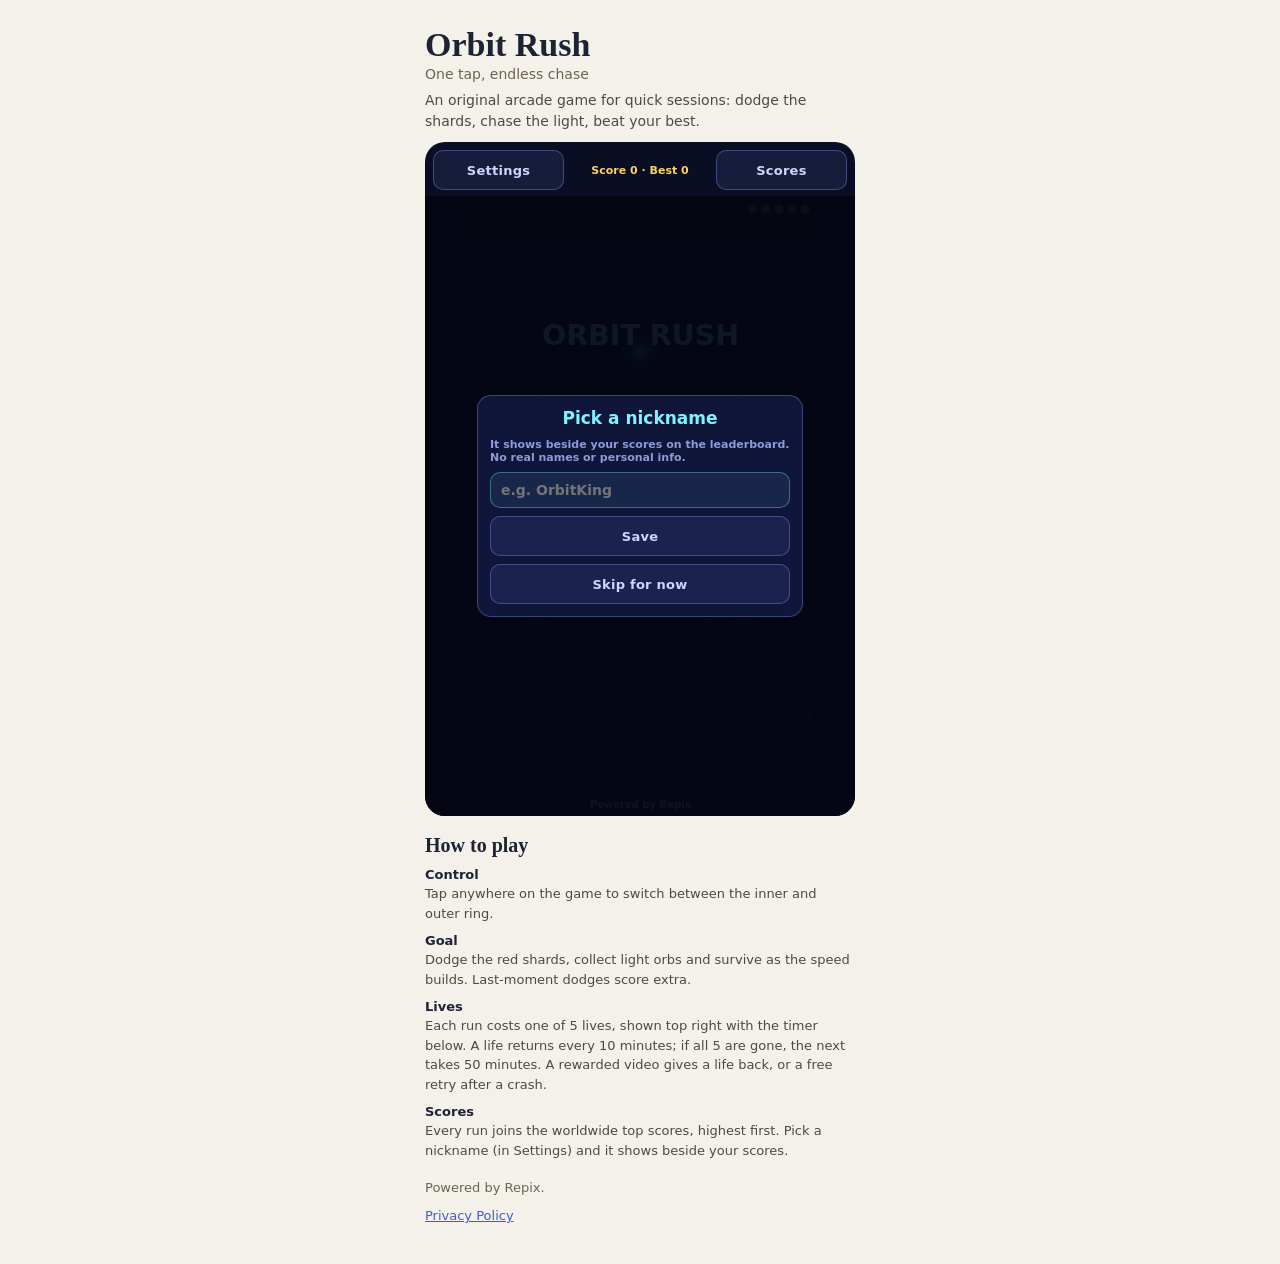
<file: index.html>
<!DOCTYPE html>
<html lang="en">
<head>
<meta charset="utf-8">
<meta name="viewport" content="width=device-width, initial-scale=1, viewport-fit=cover">
<title>Orbit Rush - a one-tap arcade game</title>
<meta name="description" content="An original arcade game for quick sessions: dodge the shards, chase the light, beat your best.">
<link rel="stylesheet" href="style.css">
</head>
<body>
<main class="page">
  <header class="site-header">
    <h1>Orbit Rush</h1>
    <p class="tagline">One tap, endless chase</p>
    <p class="intro">An original arcade game for quick sessions: dodge the shards, chase the light, beat your best.</p>
  </header>

  <div class="game-frame">
    <div class="game-topbar">
      <button type="button" class="game-topbtn" id="btn-settings">Settings</button>
      <div class="game-topscore" id="topscore">Score 0 &middot; Best 0</div>
      <button type="button" class="game-topbtn" id="btn-scores">Scores</button>
    </div>
    <div class="game-canvas-wrap">
      <canvas id="game" aria-label="Orbit Rush game"></canvas>

      <div class="game-overlay" id="ov-settings" hidden>
        <div class="game-panel">
          <div class="game-panel-title">Settings</div>
          <label class="game-panel-label">Volume
            <input id="set-volume" type="range" min="0" max="100" value="80">
          </label>
          <button type="button" class="game-topbtn game-panel-row" id="set-vibration">Vibration: ON</button>
          <label class="game-panel-label">Nickname (shows on the leaderboard)
            <input id="set-name" class="game-input" type="text" maxlength="16" placeholder="e.g. OrbitKing">
          </label>
          <div class="game-panel-err" id="set-name-err" hidden></div>
          <button type="button" class="game-topbtn game-panel-row" id="set-name-save">Save nickname</button>
          <button type="button" class="game-topbtn" data-close>Close</button>
        </div>
      </div>

      <div class="game-overlay" id="ov-name" hidden>
        <div class="game-panel">
          <div class="game-panel-title">Pick a nickname</div>
          <div class="game-panel-sub">It shows beside your scores on the leaderboard. No real names or personal info.</div>
          <input id="name-input" class="game-input" type="text" maxlength="16" placeholder="e.g. OrbitKing">
          <div class="game-panel-err" id="name-err" hidden></div>
          <button type="button" class="game-topbtn game-panel-row" id="name-save">Save</button>
          <button type="button" class="game-topbtn" id="name-skip">Skip for now</button>
        </div>
      </div>

      <div class="game-overlay" id="ov-scores" hidden>
        <div class="game-panel">
          <div class="game-panel-title">Scores</div>
          <div class="game-panel-sub" id="scores-scope">Top scores</div>
          <div id="scores-list"></div>
          <div class="game-panel-sub">Recent runs</div>
          <div id="recent-list"></div>
          <button type="button" class="game-topbtn" data-close>Close</button>
        </div>
      </div>

      <div class="game-overlay" id="ov-rewarded" hidden>
        <div class="game-panel game-ad">
          <div class="game-ad-brand">REPIX</div>
          <div class="game-panel-sub">Games with soul.</div>
          <div class="game-ad-bar"><div class="game-ad-fill game-ad-fill-3"></div></div>
          <div class="game-panel-sub">Reward in <span id="ad-remain-r">3</span>s &middot; Simulated ad - real network later</div>
        </div>
      </div>

      <div class="game-overlay" id="ov-interstitial" hidden>
        <div class="game-panel game-ad">
          <div class="game-ad-brand">REPIX</div>
          <div class="game-panel-sub">More games coming soon.</div>
          <div class="game-ad-bar"><div class="game-ad-fill game-ad-fill-4"></div></div>
          <div class="game-panel-sub">Back in <span id="ad-remain-i">4</span>s &middot; Simulated ad - real network later</div>
        </div>
      </div>
    </div>
  </div>

  <section class="howto">
    <h2>How to play</h2>
    <dl>
      <dt>Control</dt><dd>Tap anywhere on the game to switch between the inner and outer ring.</dd>
      <dt>Goal</dt><dd>Dodge the red shards, collect light orbs and survive as the speed builds. Last-moment dodges score extra.</dd>
      <dt>Lives</dt><dd>Each run costs one of 5 lives, shown top right with the timer below. A life returns every 10 minutes; if all 5 are gone, the next takes 50 minutes. A rewarded video gives a life back, or a free retry after a crash.</dd>
      <dt>Scores</dt><dd>Every run joins the worldwide top scores, highest first. Pick a nickname (in Settings) and it shows beside your scores.</dd>
    </dl>
  </section>

  <footer class="site-footer">
    <p>Powered by Repix.</p>
    <p><a href="privacy.html">Privacy Policy</a></p>
  </footer>
</main>
<script src="game.js"></script>
</body>
</html>
</file>
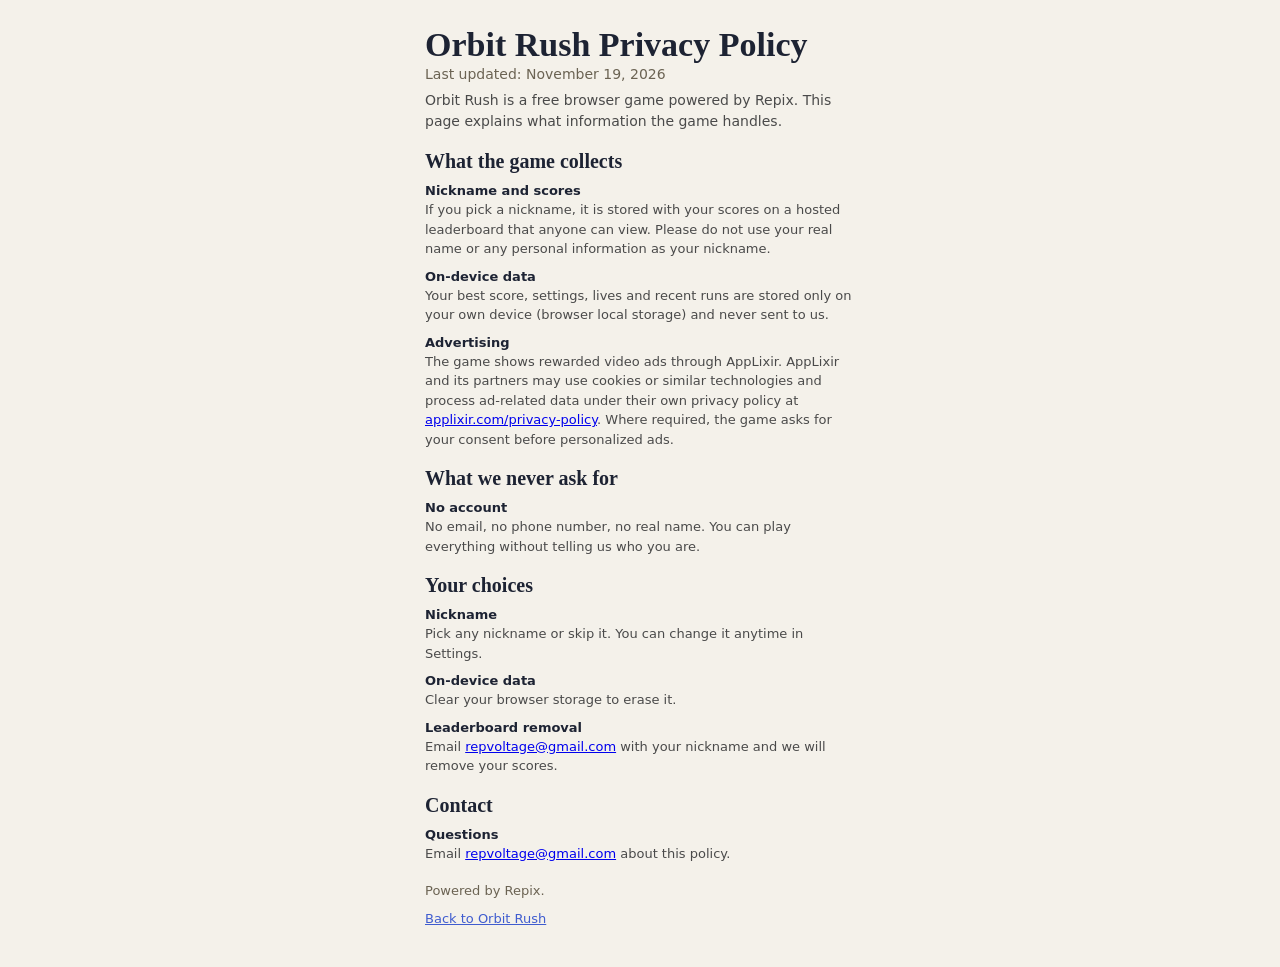
<file: privacy.html>
<!DOCTYPE html>
<html lang="en">
<head>
<meta charset="utf-8">
<meta name="viewport" content="width=device-width, initial-scale=1, viewport-fit=cover">
<title>Orbit Rush Privacy Policy</title>
<meta name="description" content="What information the Orbit Rush game handles: nickname and scores, on-device data, and advertising.">
<link rel="stylesheet" href="style.css">
</head>
<body>
<main class="page">
  <header class="site-header">
    <h1>Orbit Rush Privacy Policy</h1>
    <p class="tagline">Last updated: November 19, 2026</p>
    <p class="intro">Orbit Rush is a free browser game powered by Repix. This page explains what information the game handles.</p>
  </header>

  <section class="howto">
    <h2>What the game collects</h2>
    <dl>
      <dt>Nickname and scores</dt>
      <dd>If you pick a nickname, it is stored with your scores on a hosted leaderboard that anyone can view. Please do not use your real name or any personal information as your nickname.</dd>
      <dt>On-device data</dt>
      <dd>Your best score, settings, lives and recent runs are stored only on your own device (browser local storage) and never sent to us.</dd>
      <dt>Advertising</dt>
      <dd>The game shows rewarded video ads through AppLixir. AppLixir and its partners may use cookies or similar technologies and process ad-related data under their own privacy policy at <a href="https://www.applixir.com/privacy-policy/">applixir.com/privacy-policy</a>. Where required, the game asks for your consent before personalized ads.</dd>
    </dl>

    <h2>What we never ask for</h2>
    <dl>
      <dt>No account</dt>
      <dd>No email, no phone number, no real name. You can play everything without telling us who you are.</dd>
    </dl>

    <h2>Your choices</h2>
    <dl>
      <dt>Nickname</dt>
      <dd>Pick any nickname or skip it. You can change it anytime in Settings.</dd>
      <dt>On-device data</dt>
      <dd>Clear your browser storage to erase it.</dd>
      <dt>Leaderboard removal</dt>
      <dd>Email <a href="mailto:repvoltage@gmail.com">repvoltage@gmail.com</a> with your nickname and we will remove your scores.</dd>
    </dl>

    <h2>Contact</h2>
    <dl>
      <dt>Questions</dt>
      <dd>Email <a href="mailto:repvoltage@gmail.com">repvoltage@gmail.com</a> about this policy.</dd>
    </dl>
  </section>

  <footer class="site-footer">
    <p>Powered by Repix.</p>
    <p><a href="index.html">Back to Orbit Rush</a></p>
  </footer>
</main>
</body>
</html>
</file>
<file: style.css>
html, body { margin: 0; min-height: 100%; }
body { background: #f4f1ea; color: #1d2333; font-family: system-ui, sans-serif; }

.page { max-width: 430px; margin: 0 auto; padding: 12px 14px 28px; }
.site-header h1 { font-family: Georgia, 'Times New Roman', serif; font-weight: 600; font-size: 34px; margin: 14px 0 2px; }
.tagline { color: #6b6353; margin: 0 0 8px; font-size: 14px; }
.intro { color: #4a4a4a; font-size: 14px; line-height: 1.5; margin: 0 0 10px; }

.game-frame { border-radius: 20px; overflow: hidden; margin: 4px 0; background: #0a0e24; }
.game-topbar { display: flex; gap: 6px; padding: 8px 8px 6px; align-items: stretch; }
.game-topbtn {
    flex: 1; min-height: 40px; border-radius: 10px; border: 1px solid rgba(140,160,255,0.35);
    background: rgba(140,160,255,0.10); color: #cdd6ff; font: 700 13px system-ui, sans-serif;
    letter-spacing: 0.02em; cursor: pointer; padding: 0 8px;
}
.game-topbtn:active { background: rgba(140,160,255,0.22); }
.game-topscore {
    flex: 1.2; display: flex; align-items: center; justify-content: center; text-align: center;
    color: #ffd166; font: 700 11px system-ui, sans-serif; padding: 0 2px; white-space: nowrap; overflow: hidden;
}
.game-canvas-wrap { position: relative; }
.game-canvas-wrap canvas { display: block; width: 100%; touch-action: none; user-select: none; -webkit-user-select: none; -webkit-tap-highlight-color: transparent; }

.game-overlay {
    position: absolute; inset: 0; background: rgba(4,6,18,0.92);
    display: flex; align-items: center; justify-content: center; padding: 10px;
}
.game-overlay[hidden] { display: none; }
.game-panel {
    width: 100%; max-width: 300px; max-height: 100%; overflow-y: auto;
    background: #10153a; border: 1px solid rgba(140,160,255,0.35); border-radius: 14px;
    padding: 12px; display: flex; flex-direction: column; gap: 8px;
}
.game-panel-title { color: #7ff3ff; font: 800 17px system-ui, sans-serif; text-align: center; }
.game-panel-sub { color: #8f9bd8; font: 600 11px system-ui, sans-serif; margin-top: 2px; }
.game-panel-label { color: #8f9bd8; font: 600 12px system-ui, sans-serif; display: flex; flex-direction: column; gap: 6px; }
.game-panel-label input[type="range"] { width: 100%; accent-color: #7ff3ff; min-height: 28px; }
.game-panel-line { color: #cdd6ff; font: 600 12px system-ui, sans-serif; display: flex; justify-content: space-between; gap: 8px; }
.game-input { width: 100%; box-sizing: border-box; background: rgba(127,243,255,0.08); border: 1px solid rgba(127,243,255,0.35); border-radius: 10px; color: #ffffff; font: 600 14px system-ui, sans-serif; padding: 9px 10px; outline: none; }
.game-input:focus { border-color: #7ff3ff; }
.game-panel-err { color: #ff9199; font: 600 11px system-ui, sans-serif; }
.game-panel-line span { color: #8f9bd8; font-weight: 400; }
.game-dots { flex: 1; border-bottom: 2px dotted rgba(143,155,216,0.55); transform: translateY(-4px); min-width: 12px; }
.game-panel-row { flex: none; }

.game-ad { align-items: center; text-align: center; }
.game-ad-brand { color: #ffd166; font: 800 30px system-ui, sans-serif; letter-spacing: 0.08em; }
.game-ad-bar { width: 100%; height: 8px; border-radius: 4px; background: rgba(140,160,255,0.25); overflow: hidden; }
.game-ad-fill { height: 100%; background: #ffd166; width: 0; }
.game-ad-fill-3 { animation: adfill 3s linear forwards; }
.game-ad-fill-4 { animation: adfill 4s linear forwards; }
@keyframes adfill { from { width: 0; } to { width: 100%; } }

.howto h2 { font-family: Georgia, 'Times New Roman', serif; font-weight: 600; font-size: 20px; margin: 18px 0 8px; }
.howto dl { margin: 0; }
.howto dt { font-weight: 700; font-size: 13px; margin-top: 10px; }
.howto dd { margin: 2px 0 0; color: #4a4a4a; font-size: 13px; line-height: 1.5; }

.site-footer { margin-top: 20px; color: #6b6353; font-size: 13px; }
.site-footer a { color: #3f5ccf; }
</file>
